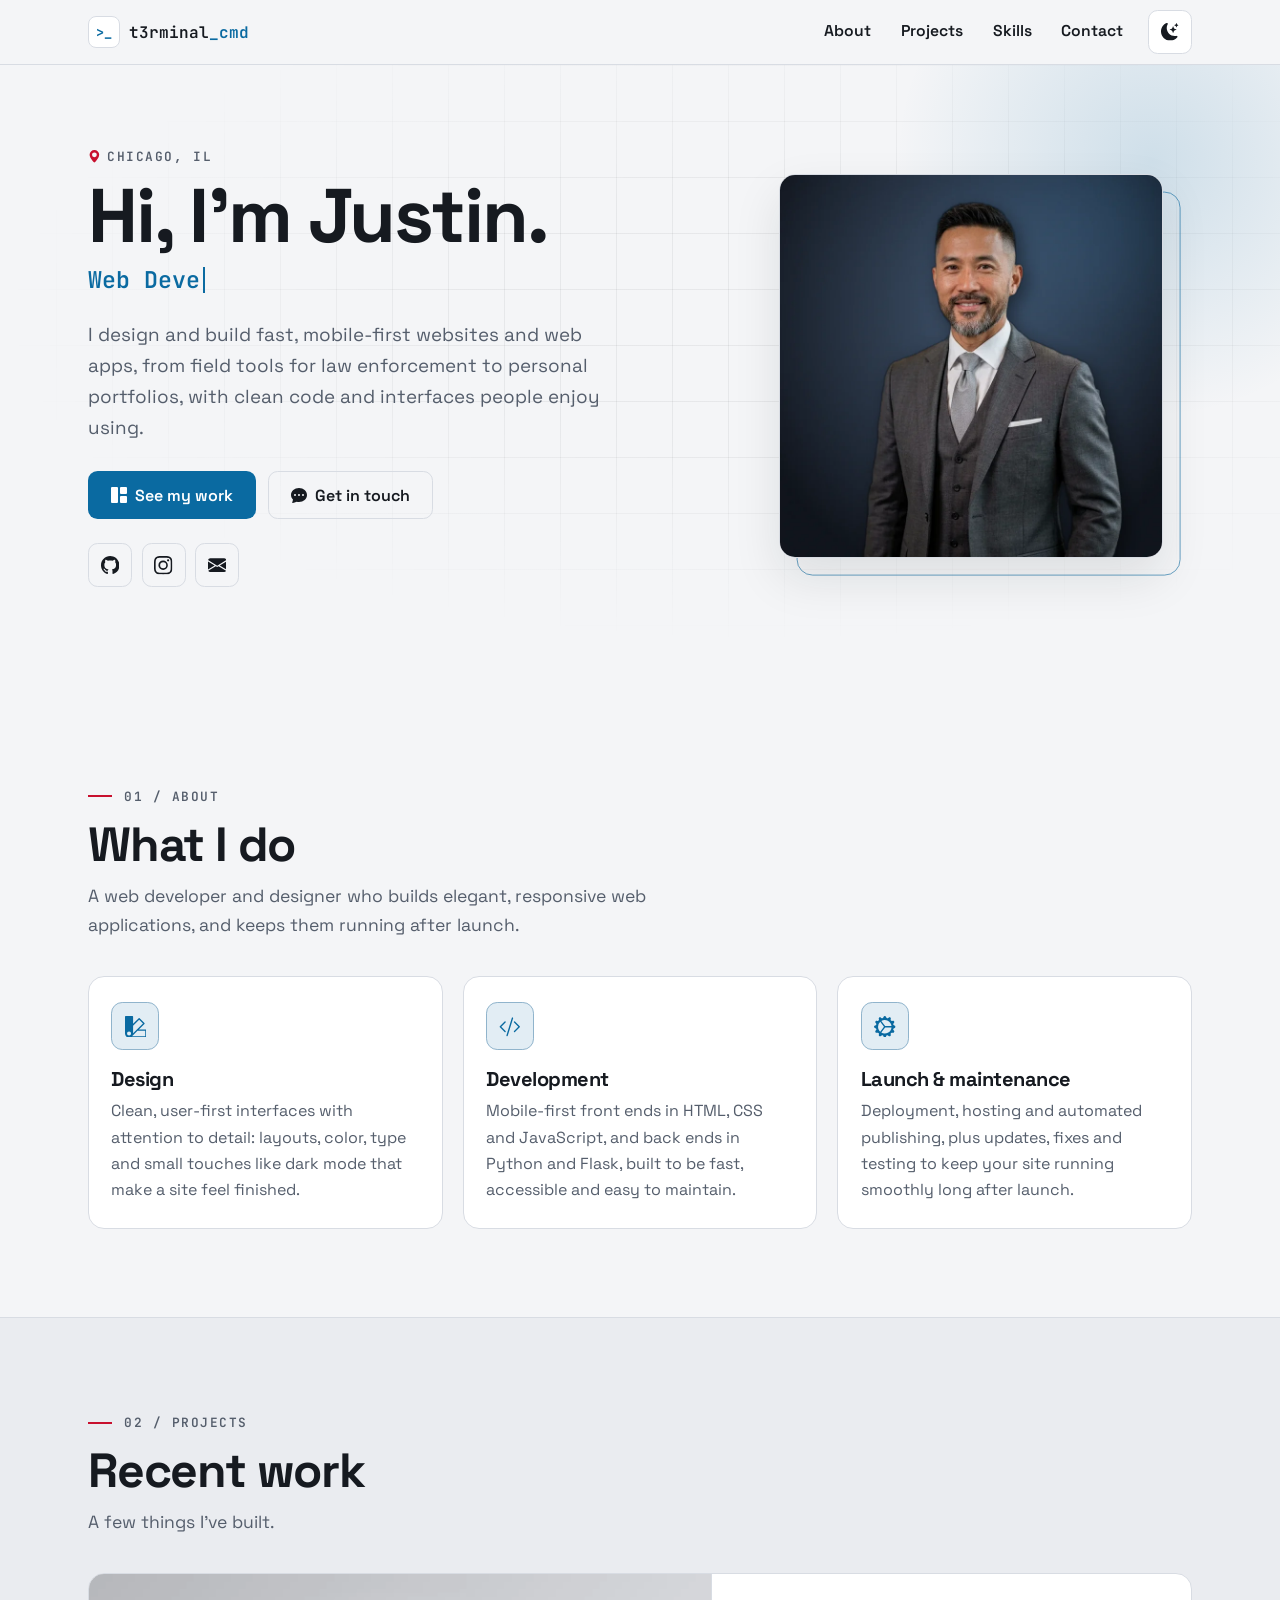
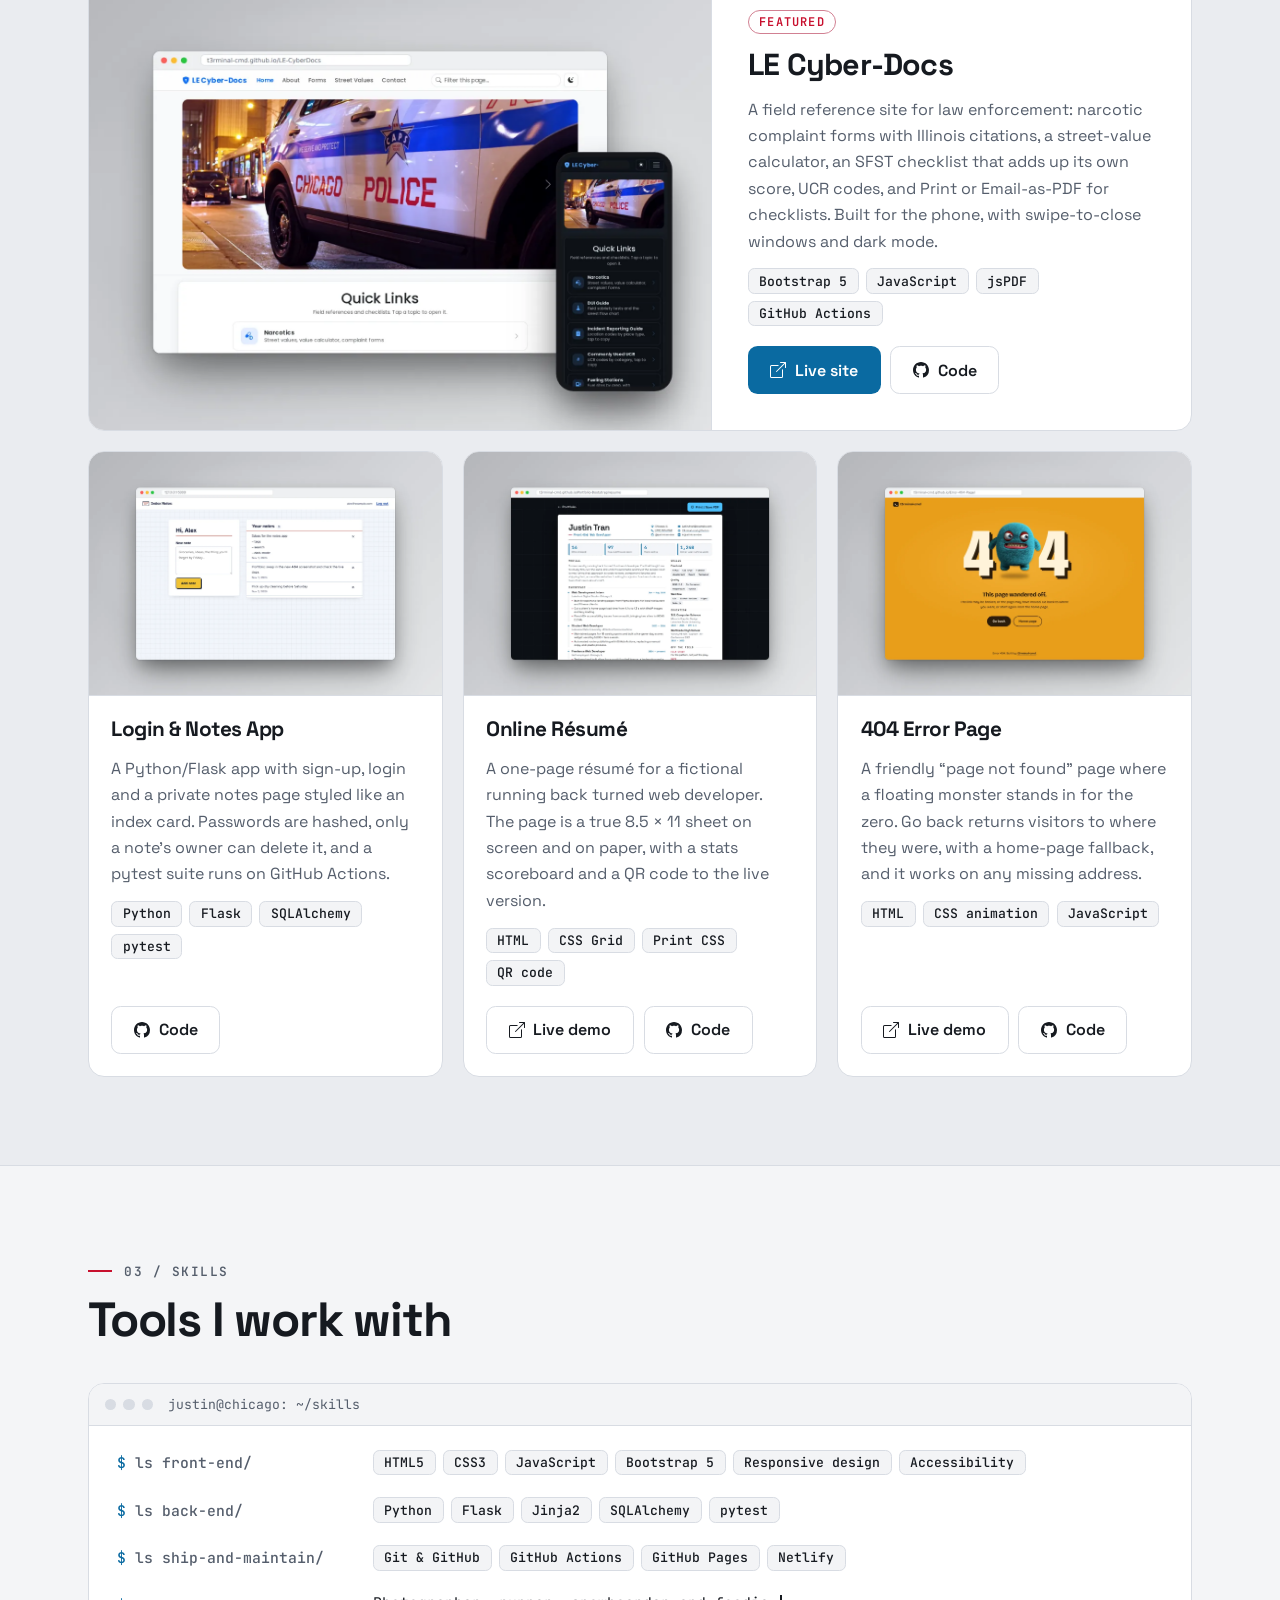
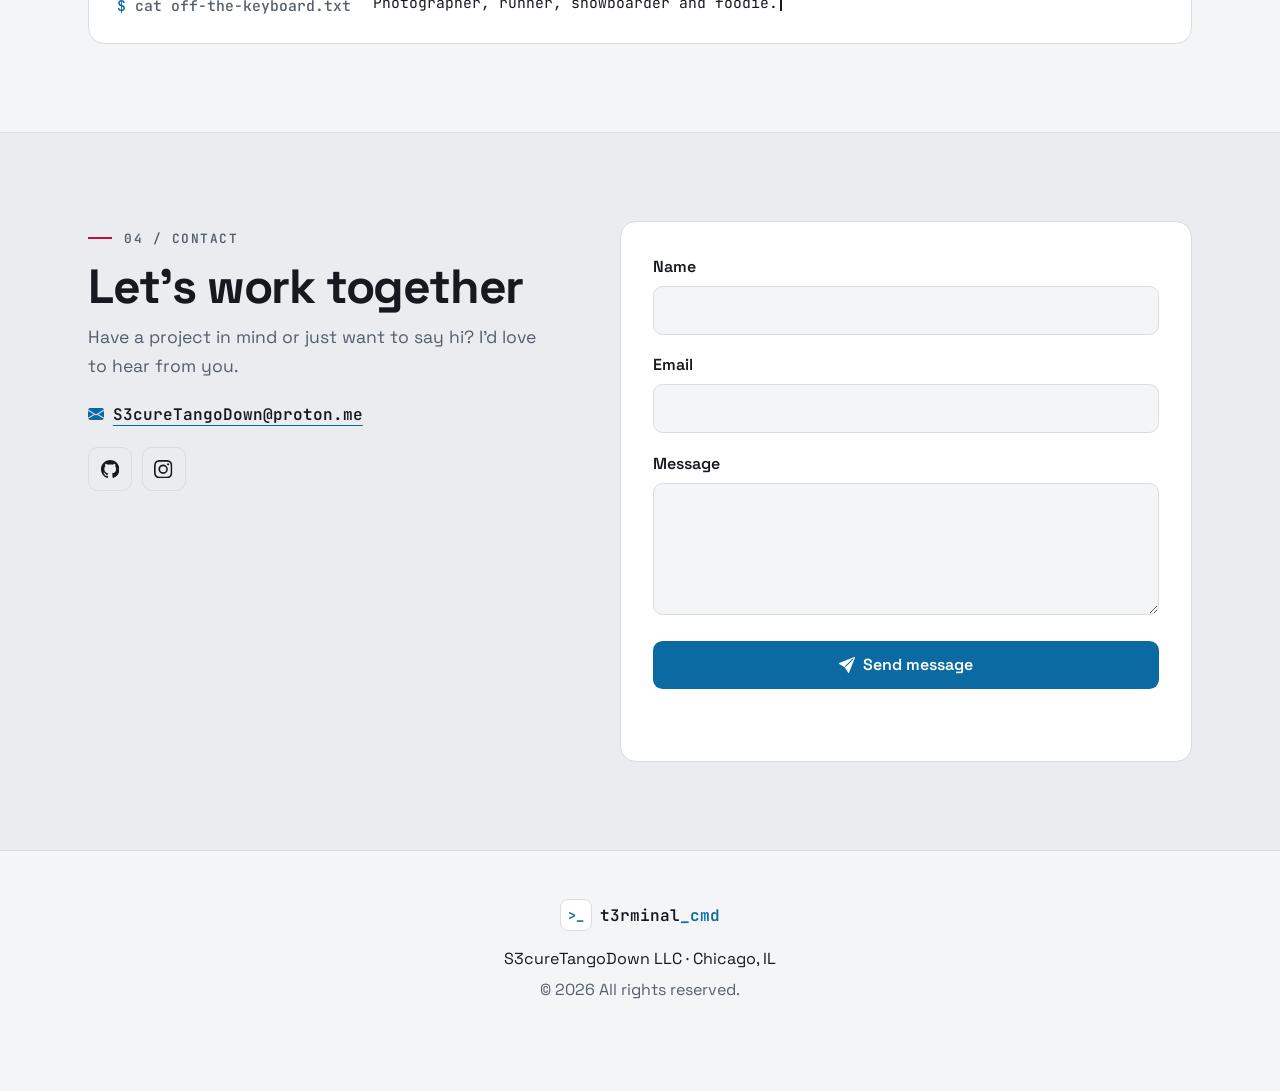
<file: index.html>
<!DOCTYPE html>
<html lang="en" data-theme="dark">

<head>
  <meta charset="UTF-8">
  <meta name="viewport" content="width=device-width, initial-scale=1">
  <title>Justin | Web Developer &amp; Designer</title>
  <meta name="description" content="Justin, a Chicago web developer and designer building fast, mobile-first websites and web apps.">
  <meta name="theme-color" content="#0c0f14">
  <!-- SOCIAL PREVIEW -->
  <meta property="og:title" content="Justin | Web Developer & Designer">
  <meta property="og:description" content="Fast, mobile-first websites and web apps from Chicago.">
  <meta property="og:image" content="https://t3rminal-cmd.github.io/Portfolio-Bootstrap/assets/img/og-image-studio.png">
  <meta property="og:image:width" content="1200">
  <meta property="og:image:height" content="630">
  <meta name="twitter:card" content="summary_large_image">
  <meta property="og:url" content="https://t3rminal-cmd.github.io/Portfolio-Bootstrap/">
  <!-- THEME: set before first paint so there's no flash of the wrong theme.
       Dark is the default; a saved choice or a light device setting wins. -->
  <script>
    (function () {
      var t;
      try { t = localStorage.getItem("pf-theme"); } catch (e) {}
      if (t !== "light" && t !== "dark") {
        t = window.matchMedia("(prefers-color-scheme: light)").matches ? "light" : "dark";
      }
      document.documentElement.setAttribute("data-theme", t);
    })();
  </script>
  <link rel="icon" href="assets/icons/favicon.svg" type="image/svg+xml">
  <link rel="apple-touch-icon" href="assets/icons/apple-touch-icon.png">
  <link rel="preload" href="assets/fonts/SpaceGrotesk.woff2" as="font" type="font/woff2" crossorigin>
  <link rel="stylesheet" href="assets/css/styles.css">
</head>

<body>
  <!-- ICONS (from Bootstrap Icons, MIT license) -->
  <svg xmlns="http://www.w3.org/2000/svg" class="sprite" aria-hidden="true">
    <symbol id="i-list" viewBox="0 0 16 16"><path fill-rule="evenodd" d="M2.5 12a.5.5 0 0 1 .5-.5h10a.5.5 0 0 1 0 1H3a.5.5 0 0 1-.5-.5m0-4a.5.5 0 0 1 .5-.5h10a.5.5 0 0 1 0 1H3a.5.5 0 0 1-.5-.5m0-4a.5.5 0 0 1 .5-.5h10a.5.5 0 0 1 0 1H3a.5.5 0 0 1-.5-.5"/></symbol>
    <symbol id="i-x-lg" viewBox="0 0 16 16"><path d="M2.146 2.854a.5.5 0 1 1 .708-.708L8 7.293l5.146-5.147a.5.5 0 0 1 .708.708L8.707 8l5.147 5.146a.5.5 0 0 1-.708.708L8 8.707l-5.146 5.147a.5.5 0 0 1-.708-.708L7.293 8z"/></symbol>
    <symbol id="i-moon-stars-fill" viewBox="0 0 16 16"><path d="M6 .278a.77.77 0 0 1 .08.858 7.2 7.2 0 0 0-.878 3.46c0 4.021 3.278 7.277 7.318 7.277q.792-.001 1.533-.16a.79.79 0 0 1 .81.316.73.73 0 0 1-.031.893A8.35 8.35 0 0 1 8.344 16C3.734 16 0 12.286 0 7.71 0 4.266 2.114 1.312 5.124.06A.75.75 0 0 1 6 .278"/>
  <path d="M10.794 3.148a.217.217 0 0 1 .412 0l.387 1.162c.173.518.579.924 1.097 1.097l1.162.387a.217.217 0 0 1 0 .412l-1.162.387a1.73 1.73 0 0 0-1.097 1.097l-.387 1.162a.217.217 0 0 1-.412 0l-.387-1.162A1.73 1.73 0 0 0 9.31 6.593l-1.162-.387a.217.217 0 0 1 0-.412l1.162-.387a1.73 1.73 0 0 0 1.097-1.097zM13.863.099a.145.145 0 0 1 .274 0l.258.774c.115.346.386.617.732.732l.774.258a.145.145 0 0 1 0 .274l-.774.258a1.16 1.16 0 0 0-.732.732l-.258.774a.145.145 0 0 1-.274 0l-.258-.774a1.16 1.16 0 0 0-.732-.732l-.774-.258a.145.145 0 0 1 0-.274l.774-.258c.346-.115.617-.386.732-.732z"/></symbol>
    <symbol id="i-sun-fill" viewBox="0 0 16 16"><path d="M8 12a4 4 0 1 0 0-8 4 4 0 0 0 0 8M8 0a.5.5 0 0 1 .5.5v2a.5.5 0 0 1-1 0v-2A.5.5 0 0 1 8 0m0 13a.5.5 0 0 1 .5.5v2a.5.5 0 0 1-1 0v-2A.5.5 0 0 1 8 13m8-5a.5.5 0 0 1-.5.5h-2a.5.5 0 0 1 0-1h2a.5.5 0 0 1 .5.5M3 8a.5.5 0 0 1-.5.5h-2a.5.5 0 0 1 0-1h2A.5.5 0 0 1 3 8m10.657-5.657a.5.5 0 0 1 0 .707l-1.414 1.415a.5.5 0 1 1-.707-.708l1.414-1.414a.5.5 0 0 1 .707 0m-9.193 9.193a.5.5 0 0 1 0 .707L3.05 13.657a.5.5 0 0 1-.707-.707l1.414-1.414a.5.5 0 0 1 .707 0m9.193 2.121a.5.5 0 0 1-.707 0l-1.414-1.414a.5.5 0 0 1 .707-.707l1.414 1.414a.5.5 0 0 1 0 .707M4.464 4.465a.5.5 0 0 1-.707 0L2.343 3.05a.5.5 0 1 1 .707-.707l1.414 1.414a.5.5 0 0 1 0 .708"/></symbol>
    <symbol id="i-geo-alt-fill" viewBox="0 0 16 16"><path d="M8 16s6-5.686 6-10A6 6 0 0 0 2 6c0 4.314 6 10 6 10m0-7a3 3 0 1 1 0-6 3 3 0 0 1 0 6"/></symbol>
    <symbol id="i-github" viewBox="0 0 16 16"><path d="M8 0C3.58 0 0 3.58 0 8c0 3.54 2.29 6.53 5.47 7.59.4.07.55-.17.55-.38 0-.19-.01-.82-.01-1.49-2.01.37-2.53-.49-2.69-.94-.09-.23-.48-.94-.82-1.13-.28-.15-.68-.52-.01-.53.63-.01 1.08.58 1.23.82.72 1.21 1.87.87 2.33.66.07-.52.28-.87.51-1.07-1.78-.2-3.64-.89-3.64-3.95 0-.87.31-1.59.82-2.15-.08-.2-.36-1.02.08-2.12 0 0 .67-.21 2.2.82.64-.18 1.32-.27 2-.27s1.36.09 2 .27c1.53-1.04 2.2-.82 2.2-.82.44 1.1.16 1.92.08 2.12.51.56.82 1.27.82 2.15 0 3.07-1.87 3.75-3.65 3.95.29.25.54.73.54 1.48 0 1.07-.01 1.93-.01 2.2 0 .21.15.46.55.38A8.01 8.01 0 0 0 16 8c0-4.42-3.58-8-8-8"/></symbol>
    <symbol id="i-instagram" viewBox="0 0 16 16"><path d="M8 0C5.829 0 5.556.01 4.703.048 3.85.088 3.269.222 2.76.42a3.9 3.9 0 0 0-1.417.923A3.9 3.9 0 0 0 .42 2.76C.222 3.268.087 3.85.048 4.7.01 5.555 0 5.827 0 8.001c0 2.172.01 2.444.048 3.297.04.852.174 1.433.372 1.942.205.526.478.972.923 1.417.444.445.89.719 1.416.923.51.198 1.09.333 1.942.372C5.555 15.99 5.827 16 8 16s2.444-.01 3.298-.048c.851-.04 1.434-.174 1.943-.372a3.9 3.9 0 0 0 1.416-.923c.445-.445.718-.891.923-1.417.197-.509.332-1.09.372-1.942C15.99 10.445 16 10.173 16 8s-.01-2.445-.048-3.299c-.04-.851-.175-1.433-.372-1.941a3.9 3.9 0 0 0-.923-1.417A3.9 3.9 0 0 0 13.24.42c-.51-.198-1.092-.333-1.943-.372C10.443.01 10.172 0 7.998 0zm-.717 1.442h.718c2.136 0 2.389.007 3.232.046.78.035 1.204.166 1.486.275.373.145.64.319.92.599s.453.546.598.92c.11.281.24.705.275 1.485.039.843.047 1.096.047 3.231s-.008 2.389-.047 3.232c-.035.78-.166 1.203-.275 1.485a2.5 2.5 0 0 1-.599.919c-.28.28-.546.453-.92.598-.28.11-.704.24-1.485.276-.843.038-1.096.047-3.232.047s-2.39-.009-3.233-.047c-.78-.036-1.203-.166-1.485-.276a2.5 2.5 0 0 1-.92-.598 2.5 2.5 0 0 1-.6-.92c-.109-.281-.24-.705-.275-1.485-.038-.843-.046-1.096-.046-3.233s.008-2.388.046-3.231c.036-.78.166-1.204.276-1.486.145-.373.319-.64.599-.92s.546-.453.92-.598c.282-.11.705-.24 1.485-.276.738-.034 1.024-.044 2.515-.045zm4.988 1.328a.96.96 0 1 0 0 1.92.96.96 0 0 0 0-1.92m-4.27 1.122a4.109 4.109 0 1 0 0 8.217 4.109 4.109 0 0 0 0-8.217m0 1.441a2.667 2.667 0 1 1 0 5.334 2.667 2.667 0 0 1 0-5.334"/></symbol>
    <symbol id="i-envelope-fill" viewBox="0 0 16 16"><path d="M.05 3.555A2 2 0 0 1 2 2h12a2 2 0 0 1 1.95 1.555L8 8.414zM0 4.697v7.104l5.803-3.558zM6.761 8.83l-6.57 4.027A2 2 0 0 0 2 14h12a2 2 0 0 0 1.808-1.144l-6.57-4.027L8 9.586zm3.436-.586L16 11.801V4.697z"/></symbol>
    <symbol id="i-grid-1x2-fill" viewBox="0 0 16 16"><path d="M0 1a1 1 0 0 1 1-1h5a1 1 0 0 1 1 1v14a1 1 0 0 1-1 1H1a1 1 0 0 1-1-1zm9 0a1 1 0 0 1 1-1h5a1 1 0 0 1 1 1v5a1 1 0 0 1-1 1h-5a1 1 0 0 1-1-1zm0 9a1 1 0 0 1 1-1h5a1 1 0 0 1 1 1v5a1 1 0 0 1-1 1h-5a1 1 0 0 1-1-1z"/></symbol>
    <symbol id="i-chat-dots-fill" viewBox="0 0 16 16"><path d="M16 8c0 3.866-3.582 7-8 7a9 9 0 0 1-2.347-.306c-.584.296-1.925.864-4.181 1.234-.2.032-.352-.176-.273-.362.354-.836.674-1.95.77-2.966C.744 11.37 0 9.76 0 8c0-3.866 3.582-7 8-7s8 3.134 8 7M5 8a1 1 0 1 0-2 0 1 1 0 0 0 2 0m4 0a1 1 0 1 0-2 0 1 1 0 0 0 2 0m3 1a1 1 0 1 0 0-2 1 1 0 0 0 0 2"/></symbol>
    <symbol id="i-palette2" viewBox="0 0 16 16"><path d="M0 .5A.5.5 0 0 1 .5 0h5a.5.5 0 0 1 .5.5v5.277l4.147-4.131a.5.5 0 0 1 .707 0l3.535 3.536a.5.5 0 0 1 0 .708L10.261 10H15.5a.5.5 0 0 1 .5.5v5a.5.5 0 0 1-.5.5H3a3 3 0 0 1-2.121-.879A3 3 0 0 1 0 13.044m6-.21 7.328-7.3-2.829-2.828L6 7.188zM4.5 13a1.5 1.5 0 1 0-3 0 1.5 1.5 0 0 0 3 0M15 15v-4H9.258l-4.015 4zM0 .5v12.495zm0 12.495V13z"/></symbol>
    <symbol id="i-code-slash" viewBox="0 0 16 16"><path d="M10.478 1.647a.5.5 0 1 0-.956-.294l-4 13a.5.5 0 0 0 .956.294zM4.854 4.146a.5.5 0 0 1 0 .708L1.707 8l3.147 3.146a.5.5 0 0 1-.708.708l-3.5-3.5a.5.5 0 0 1 0-.708l3.5-3.5a.5.5 0 0 1 .708 0m6.292 0a.5.5 0 0 0 0 .708L14.293 8l-3.147 3.146a.5.5 0 0 0 .708.708l3.5-3.5a.5.5 0 0 0 0-.708l-3.5-3.5a.5.5 0 0 0-.708 0"/></symbol>
    <symbol id="i-gear-wide-connected" viewBox="0 0 16 16"><path d="M7.068.727c.243-.97 1.62-.97 1.864 0l.071.286a.96.96 0 0 0 1.622.434l.205-.211c.695-.719 1.888-.03 1.613.931l-.08.284a.96.96 0 0 0 1.187 1.187l.283-.081c.96-.275 1.65.918.931 1.613l-.211.205a.96.96 0 0 0 .434 1.622l.286.071c.97.243.97 1.62 0 1.864l-.286.071a.96.96 0 0 0-.434 1.622l.211.205c.719.695.03 1.888-.931 1.613l-.284-.08a.96.96 0 0 0-1.187 1.187l.081.283c.275.96-.918 1.65-1.613.931l-.205-.211a.96.96 0 0 0-1.622.434l-.071.286c-.243.97-1.62.97-1.864 0l-.071-.286a.96.96 0 0 0-1.622-.434l-.205.211c-.695.719-1.888.03-1.613-.931l.08-.284a.96.96 0 0 0-1.186-1.187l-.284.081c-.96.275-1.65-.918-.931-1.613l.211-.205a.96.96 0 0 0-.434-1.622l-.286-.071c-.97-.243-.97-1.62 0-1.864l.286-.071a.96.96 0 0 0 .434-1.622l-.211-.205c-.719-.695-.03-1.888.931-1.613l.284.08a.96.96 0 0 0 1.187-1.186l-.081-.284c-.275-.96.918-1.65 1.613-.931l.205.211a.96.96 0 0 0 1.622-.434zM12.973 8.5H8.25l-2.834 3.779A4.998 4.998 0 0 0 12.973 8.5m0-1a4.998 4.998 0 0 0-7.557-3.779l2.834 3.78zM5.048 3.967l-.087.065zm-.431.355A4.98 4.98 0 0 0 3.002 8c0 1.455.622 2.765 1.615 3.678L7.375 8zm.344 7.646.087.065z"/></symbol>
    <symbol id="i-box-arrow-up-right" viewBox="0 0 16 16"><path fill-rule="evenodd" d="M8.636 3.5a.5.5 0 0 0-.5-.5H1.5A1.5 1.5 0 0 0 0 4.5v10A1.5 1.5 0 0 0 1.5 16h10a1.5 1.5 0 0 0 1.5-1.5V7.864a.5.5 0 0 0-1 0V14.5a.5.5 0 0 1-.5.5h-10a.5.5 0 0 1-.5-.5v-10a.5.5 0 0 1 .5-.5h6.636a.5.5 0 0 0 .5-.5"/>
  <path fill-rule="evenodd" d="M16 .5a.5.5 0 0 0-.5-.5h-5a.5.5 0 0 0 0 1h3.793L6.146 9.146a.5.5 0 1 0 .708.708L15 1.707V5.5a.5.5 0 0 0 1 0z"/></symbol>
    <symbol id="i-send-fill" viewBox="0 0 16 16"><path d="M15.964.686a.5.5 0 0 0-.65-.65L.767 5.855H.766l-.452.18a.5.5 0 0 0-.082.887l.41.26.001.002 4.995 3.178 3.178 4.995.002.002.26.41a.5.5 0 0 0 .886-.083zm-1.833 1.89L6.637 10.07l-.215-.338a.5.5 0 0 0-.154-.154l-.338-.215 7.494-7.494 1.178-.471z"/></symbol>
    <symbol id="i-arrow-up" viewBox="0 0 16 16"><path fill-rule="evenodd" d="M8 15a.5.5 0 0 0 .5-.5V2.707l3.146 3.147a.5.5 0 0 0 .708-.708l-4-4a.5.5 0 0 0-.708 0l-4 4a.5.5 0 1 0 .708.708L7.5 2.707V14.5a.5.5 0 0 0 .5.5"/></symbol>
  </svg>

  <a class="skip-link" href="#main">Skip to content</a>

  <!-- NAVIGATION -->
  <header class="site-nav">
    <div class="container nav-inner">
      <a class="brand" href="#home" aria-label="t3rminal_cmd, back to top">
        <span class="brand-prompt" aria-hidden="true">&gt;_</span>
        <span>t3rminal<span class="brand-accent">_cmd</span></span>
      </a>
      <nav id="menu" class="menu" aria-label="Main">
        <ul>
          <li><a href="#about">About</a></li>
          <li><a href="#projects">Projects</a></li>
          <li><a href="#skills">Skills</a></li>
          <li><a href="#contact">Contact</a></li>
        </ul>
      </nav>
      <div class="nav-actions">
        <button class="icon-btn theme-toggle" type="button" aria-label="Switch to light theme" title="Switch theme">
          <svg class="i theme-icon-moon" aria-hidden="true"><use href="#i-moon-stars-fill"/></svg>
          <svg class="i theme-icon-sun" aria-hidden="true"><use href="#i-sun-fill"/></svg>
        </button>
        <button class="icon-btn menu-toggle" type="button" aria-controls="menu" aria-expanded="false" aria-label="Open menu">
          <svg class="i menu-icon-open" aria-hidden="true"><use href="#i-list"/></svg>
          <svg class="i menu-icon-close" aria-hidden="true"><use href="#i-x-lg"/></svg>
        </button>
      </div>
    </div>
  </header>

  <main id="main">
    <!-- HERO -->
    <section id="home" class="hero">
      <div class="container hero-grid">
        <div class="hero-copy">
          <p class="eyebrow"><svg class="i" aria-hidden="true"><use href="#i-geo-alt-fill"/></svg>Chicago, IL</p>
          <h1 class="hero-title">Hi, I'm Justin.</h1>
          <p class="hero-role">
            <span class="visually-hidden">Web developer, designer, photographer, runner, snowboarder and foodie.</span>
            <span aria-hidden="true"><span id="typing-animation">Web Developer</span><span class="caret"></span></span>
          </p>
          <p class="hero-lead">
            I design and build fast, mobile-first websites and web apps, from field tools for law enforcement to
            personal portfolios, with clean code and interfaces people enjoy using.
          </p>
          <div class="hero-actions">
            <a class="btn btn-primary" href="#projects">
              <svg class="i" aria-hidden="true"><use href="#i-grid-1x2-fill"/></svg>See my work
            </a>
            <a class="btn btn-ghost" href="#contact">
              <svg class="i" aria-hidden="true"><use href="#i-chat-dots-fill"/></svg>Get in touch
            </a>
          </div>
          <ul class="social" aria-label="Find me online">
            <li><a href="https://github.com/t3rminal-cmd" target="_blank" rel="noopener" aria-label="GitHub"><svg class="i" aria-hidden="true"><use href="#i-github"/></svg></a></li>
            <li><a href="https://www.instagram.com/t3rminal_cmd/" target="_blank" rel="noopener" aria-label="Instagram"><svg class="i" aria-hidden="true"><use href="#i-instagram"/></svg></a></li>
            <li><a href="mailto:S3cureTangoDown@proton.me" aria-label="Email S3cureTangoDown@proton.me"><svg class="i" aria-hidden="true"><use href="#i-envelope-fill"/></svg></a></li>
          </ul>
        </div>

        <figure class="hero-photo">
          <img src="assets/img/justin-studio.webp" width="800" height="800" alt="Justin, smiling, in a gray three-piece suit against a dark blue studio backdrop">
        </figure>
      </div>
    </section>

    <!-- ABOUT -->
    <section id="about" class="section">
      <div class="container">
        <div class="section-head">
          <p class="eyebrow">01 / About</p>
          <h2 class="section-title">What I do</h2>
          <p class="section-lead">A web developer and designer who builds elegant, responsive web applications, and keeps them running after launch.</p>
        </div>
        <div class="card-grid">
          <article class="card feature">
            <span class="feature-icon" aria-hidden="true"><svg class="i"><use href="#i-palette2"/></svg></span>
            <h3>Design</h3>
            <p>Clean, user-first interfaces with attention to detail: layouts, color, type and small touches like dark
              mode that make a site feel finished.</p>
          </article>
          <article class="card feature">
            <span class="feature-icon" aria-hidden="true"><svg class="i"><use href="#i-code-slash"/></svg></span>
            <h3>Development</h3>
            <p>Mobile-first front ends in HTML, CSS and JavaScript, and back ends in Python and Flask, built to be fast,
              accessible and easy to maintain.</p>
          </article>
          <article class="card feature">
            <span class="feature-icon" aria-hidden="true"><svg class="i"><use href="#i-gear-wide-connected"/></svg></span>
            <h3>Launch &amp; maintenance</h3>
            <p>Deployment, hosting and automated publishing, plus updates, fixes and testing to keep your site running
              smoothly long after launch.</p>
          </article>
        </div>
      </div>
    </section>

    <!-- PROJECTS -->
    <section id="projects" class="section section-alt">
      <div class="container">
        <div class="section-head">
          <p class="eyebrow">02 / Projects</p>
          <h2 class="section-title">Recent work</h2>
          <p class="section-lead">A few things I've built.</p>
        </div>

        <article class="card project project-featured">
          <div class="project-media">
            <img src="assets/img/le-cyberdocs-mockup.webp" width="1440" height="990" loading="lazy"
              alt="LE Cyber-Docs home page on a desktop browser in light mode, next to the phone layout in dark mode">
          </div>
          <div class="project-body">
            <span class="badge">Featured</span>
            <h3>LE Cyber-Docs</h3>
            <p>
              A field reference site for law enforcement: narcotic complaint forms with Illinois citations, a
              street-value calculator, an SFST checklist that adds up its own score, UCR codes, and Print or
              Email-as-PDF for checklists. Built for the phone, with swipe-to-close windows and dark mode.
            </p>
            <ul class="chips" aria-label="Built with">
              <li>Bootstrap 5</li><li>JavaScript</li><li>jsPDF</li><li>GitHub Actions</li>
            </ul>
            <div class="project-links">
              <a class="btn btn-primary" href="https://t3rminal-cmd.github.io/LE-CyberDocs/" target="_blank" rel="noopener"><svg class="i" aria-hidden="true"><use href="#i-box-arrow-up-right"/></svg>Live site</a>
              <a class="btn btn-ghost" href="https://github.com/t3rminal-cmd/LE-CyberDocs" target="_blank" rel="noopener"><svg class="i" aria-hidden="true"><use href="#i-github"/></svg>Code</a>
            </div>
          </div>
        </article>

        <div class="card-grid projects-grid">
          <article class="card project">
            <div class="project-media">
              <img src="assets/img/notes-mockup-2026.webp" width="1440" height="990" loading="lazy" alt="Notes app in a browser window: a new-note form beside a ruled index card of notes">
            </div>
            <div class="project-body">
              <h3>Login &amp; Notes App</h3>
              <p>A Python/Flask app with sign-up, login and a private notes page styled like an index card. Passwords
                are hashed, only a note's owner can delete it, and a pytest suite runs on GitHub Actions.</p>
              <ul class="chips" aria-label="Built with">
                <li>Python</li><li>Flask</li><li>SQLAlchemy</li><li>pytest</li>
              </ul>
              <div class="project-links">
                <a class="btn btn-ghost" href="https://github.com/t3rminal-cmd/Flask-Auth-App" target="_blank" rel="noopener"><svg class="i" aria-hidden="true"><use href="#i-github"/></svg>Code</a>
              </div>
            </div>
          </article>
          <article class="card project">
            <div class="project-media">
              <img src="assets/img/resume-mockup.webp" width="1440" height="990" loading="lazy" alt="One-page online résumé with a career-stats scoreboard, in a browser window">
            </div>
            <div class="project-body">
              <h3>Online Résumé</h3>
              <p>A one-page résumé for a fictional running back turned web developer. The page is a true
                8.5 × 11 sheet on screen and on paper, with a stats scoreboard and a QR code to the live version.</p>
              <ul class="chips" aria-label="Built with">
                <li>HTML</li><li>CSS Grid</li><li>Print CSS</li><li>QR code</li>
              </ul>
              <div class="project-links">
                <a class="btn btn-ghost" href="resume/"><svg class="i" aria-hidden="true"><use href="#i-box-arrow-up-right"/></svg>Live demo</a>
                <a class="btn btn-ghost" href="https://github.com/t3rminal-cmd/Portfolio-Bootstrap/tree/main/resume" target="_blank" rel="noopener"><svg class="i" aria-hidden="true"><use href="#i-github"/></svg>Code</a>
              </div>
            </div>
          </article>
          <article class="card project">
            <div class="project-media">
              <img src="assets/img/404error-mockup-2026.webp" width="1440" height="990" loading="lazy" alt="Amber 404 page with a teal monster standing in for the zero, in a browser window">
            </div>
            <div class="project-body">
              <h3>404 Error Page</h3>
              <p>A friendly &ldquo;page not found&rdquo; page where a floating monster stands in for the zero. Go back returns
                visitors to where they were, with a home-page fallback, and it works on any missing address.</p>
              <ul class="chips" aria-label="Built with">
                <li>HTML</li><li>CSS animation</li><li>JavaScript</li>
              </ul>
              <div class="project-links">
                <a class="btn btn-ghost" href="https://t3rminal-cmd.github.io/Error-404-Page/" target="_blank" rel="noopener"><svg class="i" aria-hidden="true"><use href="#i-box-arrow-up-right"/></svg>Live demo</a>
                <a class="btn btn-ghost" href="https://github.com/t3rminal-cmd/Error-404-Page" target="_blank" rel="noopener"><svg class="i" aria-hidden="true"><use href="#i-github"/></svg>Code</a>
              </div>
            </div>
          </article>
        </div>
      </div>
    </section>

    <!-- SKILLS -->
    <section id="skills" class="section">
      <div class="container">
        <div class="section-head">
          <p class="eyebrow">03 / Skills</p>
          <h2 class="section-title">Tools I work with</h2>
        </div>
        <div class="terminal">
          <div class="terminal-bar" aria-hidden="true">
            <span></span><span></span><span></span>
            <p>justin@chicago: ~/skills</p>
          </div>
          <div class="terminal-body">
            <div class="skill-row">
              <p class="cmd"><span class="prompt-sign">$</span> ls front-end/</p>
              <ul class="chips" aria-label="Front end">
                <li>HTML5</li><li>CSS3</li><li>JavaScript</li><li>Bootstrap 5</li><li>Responsive design</li><li>Accessibility</li>
              </ul>
            </div>
            <div class="skill-row">
              <p class="cmd"><span class="prompt-sign">$</span> ls back-end/</p>
              <ul class="chips" aria-label="Back end">
                <li>Python</li><li>Flask</li><li>Jinja2</li><li>SQLAlchemy</li><li>pytest</li>
              </ul>
            </div>
            <div class="skill-row">
              <p class="cmd"><span class="prompt-sign">$</span> ls ship-and-maintain/</p>
              <ul class="chips" aria-label="Ship and maintain">
                <li>Git &amp; GitHub</li><li>GitHub Actions</li><li>GitHub Pages</li><li>Netlify</li>
              </ul>
            </div>
            <div class="skill-row">
              <p class="cmd"><span class="prompt-sign">$</span> cat off-the-keyboard.txt</p>
              <p class="plain">Photographer, runner, snowboarder and foodie.<span class="caret" aria-hidden="true"></span></p>
            </div>
          </div>
        </div>
      </div>
    </section>

    <!-- CONTACT -->
    <section id="contact" class="section section-alt">
      <div class="container contact-grid">
        <div class="contact-intro">
          <p class="eyebrow">04 / Contact</p>
          <h2 class="section-title">Let's work together</h2>
          <p class="section-lead">Have a project in mind or just want to say hi? I'd love to hear from you.</p>
          <a class="contact-email" href="mailto:S3cureTangoDown@proton.me">
            <svg class="i" aria-hidden="true"><use href="#i-envelope-fill"/></svg>S3cureTangoDown@proton.me
          </a>
          <ul class="social" aria-label="Find me online">
            <li><a href="https://github.com/t3rminal-cmd" target="_blank" rel="noopener" aria-label="GitHub"><svg class="i" aria-hidden="true"><use href="#i-github"/></svg></a></li>
            <li><a href="https://www.instagram.com/t3rminal_cmd/" target="_blank" rel="noopener" aria-label="Instagram"><svg class="i" aria-hidden="true"><use href="#i-instagram"/></svg></a></li>
          </ul>
        </div>

        <form class="card contact-form js-contact-form" action="https://formsubmit.co/be368b19aa7e71385384f69812c518df"
          method="POST" novalidate>
          <input type="hidden" name="_subject" value="New message from your portfolio">
          <input type="text" name="_honey" class="honeypot" tabindex="-1" autocomplete="off" aria-hidden="true">
          <div class="field">
            <label for="name">Name</label>
            <input type="text" name="name" id="name" autocomplete="name" required>
            <p class="field-error">Please enter your name.</p>
          </div>
          <div class="field">
            <label for="email">Email</label>
            <input type="email" name="email" id="email" autocomplete="email" inputmode="email" required>
            <p class="field-error">Please enter a valid email address.</p>
          </div>
          <div class="field">
            <label for="message">Message</label>
            <textarea name="message" id="message" rows="5" required></textarea>
            <p class="field-error">Please enter a message.</p>
          </div>
          <button type="submit" class="btn btn-primary btn-block">
            <svg class="i" aria-hidden="true"><use href="#i-send-fill"/></svg>Send message
          </button>
          <p class="form-status" role="status" aria-live="polite"></p>
        </form>
      </div>
    </section>
  </main>

  <!-- FOOTER -->
  <footer class="site-footer">
    <div class="container footer-inner">
      <p class="footer-brand" aria-hidden="true"><span class="brand-prompt">&gt;_</span><span>t3rminal<span class="brand-accent">_cmd</span></span></p>
      <p>S3cureTangoDown LLC &middot; Chicago, IL</p>
      <p class="muted">&copy; <span class="js-year">2026</span> All rights reserved.</p>
    </div>
  </footer>

  <button class="icon-btn scroll-to-top" type="button" aria-label="Back to top">
    <svg class="i" aria-hidden="true"><use href="#i-arrow-up"/></svg>
  </button>

  <script src="assets/js/main.js"></script>
</body>

</html>
</file>
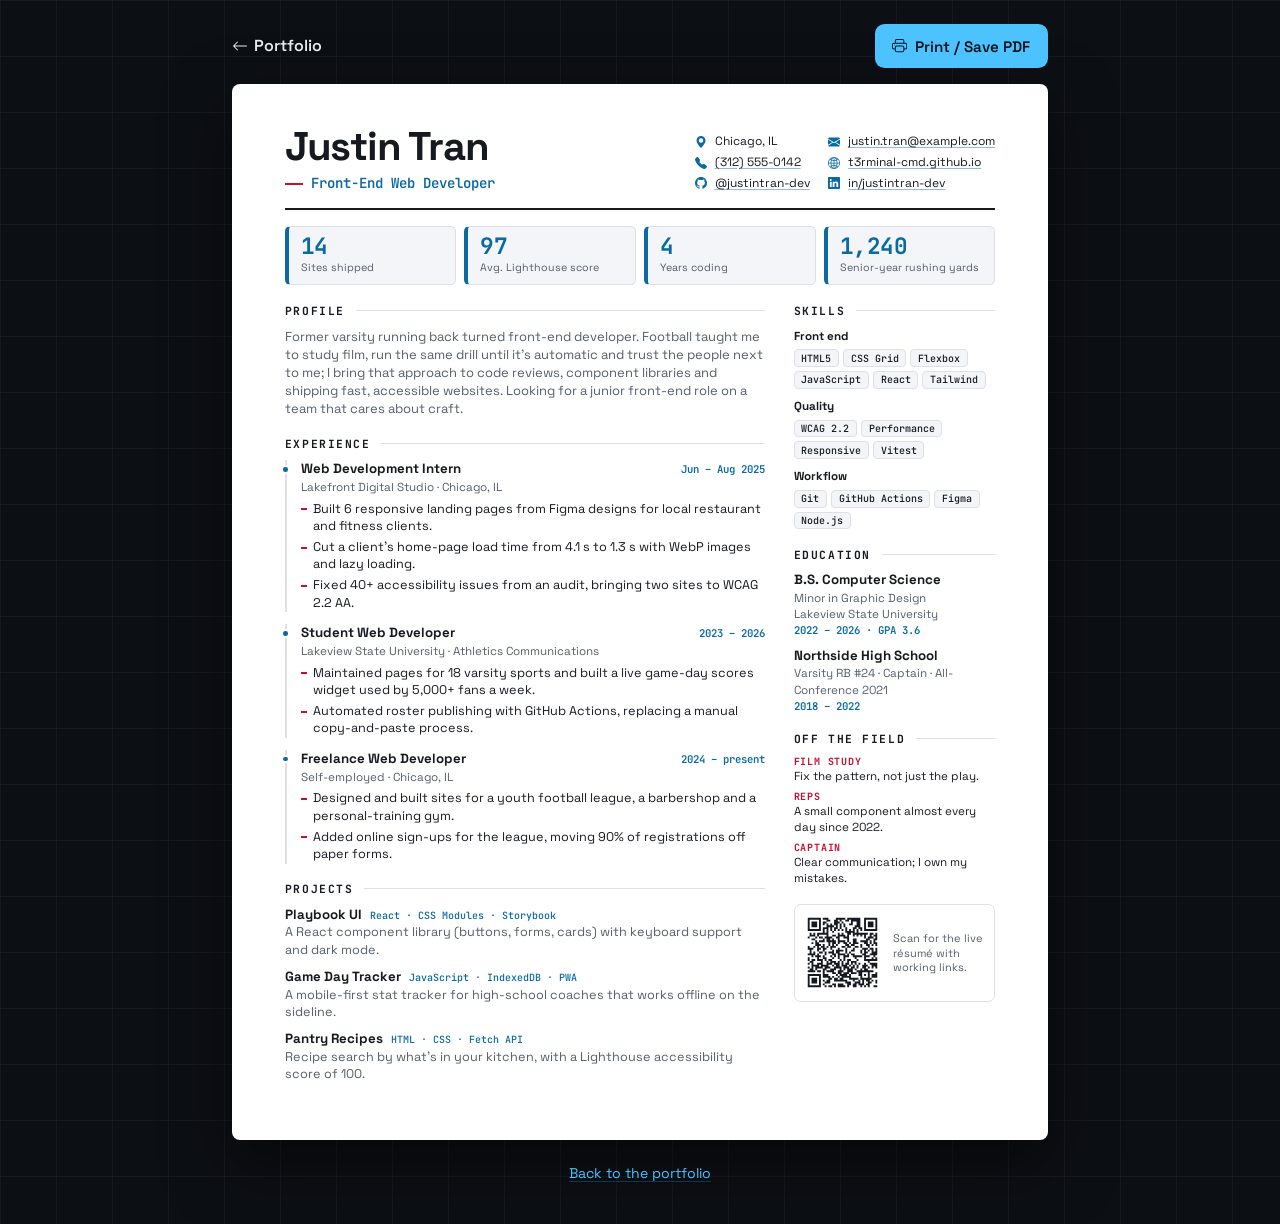
<file: resume/index.html>
<!DOCTYPE html>
<html lang="en">

<head>
  <meta charset="UTF-8">
  <meta name="viewport" content="width=device-width, initial-scale=1">
  <title>Justin Tran | Front-End Web Developer | Résumé</title>
  <meta name="description" content="Résumé of Justin Tran, a front-end web developer in Chicago: former varsity running back, computer science graduate.">
  <meta name="theme-color" content="#0c0f14">
  <!-- This is a design sample for a fictional person. Search engines shouldn't list it as a real résumé. -->
  <meta name="robots" content="noindex">
  <link rel="icon" href="../assets/icons/favicon.svg" type="image/svg+xml">
  <link rel="preload" href="../assets/fonts/SpaceGrotesk.woff2" as="font" type="font/woff2" crossorigin>
  <link rel="stylesheet" href="resume.css">
</head>

<body>
  <!-- ICONS (from Bootstrap Icons, MIT license) -->
  <svg xmlns="http://www.w3.org/2000/svg" class="sprite" aria-hidden="true">
    <symbol id="i-arrow-left" viewBox="0 0 16 16"><path fill-rule="evenodd" d="M15 8a.5.5 0 0 0-.5-.5H2.707l3.147-3.146a.5.5 0 1 0-.708-.708l-4 4a.5.5 0 0 0 0 .708l4 4a.5.5 0 0 0 .708-.708L2.707 8.5H14.5A.5.5 0 0 0 15 8"/></symbol>
    <symbol id="i-envelope-fill" viewBox="0 0 16 16"><path d="M.05 3.555A2 2 0 0 1 2 2h12a2 2 0 0 1 1.95 1.555L8 8.414zM0 4.697v7.104l5.803-3.558zM6.761 8.83l-6.57 4.027A2 2 0 0 0 2 14h12a2 2 0 0 0 1.808-1.144l-6.57-4.027L8 9.586zm3.436-.586L16 11.801V4.697z"/></symbol>
    <symbol id="i-geo-alt-fill" viewBox="0 0 16 16"><path d="M8 16s6-5.686 6-10A6 6 0 0 0 2 6c0 4.314 6 10 6 10m0-7a3 3 0 1 1 0-6 3 3 0 0 1 0 6"/></symbol>
    <symbol id="i-github" viewBox="0 0 16 16"><path d="M8 0C3.58 0 0 3.58 0 8c0 3.54 2.29 6.53 5.47 7.59.4.07.55-.17.55-.38 0-.19-.01-.82-.01-1.49-2.01.37-2.53-.49-2.69-.94-.09-.23-.48-.94-.82-1.13-.28-.15-.68-.52-.01-.53.63-.01 1.08.58 1.23.82.72 1.21 1.87.87 2.33.66.07-.52.28-.87.51-1.07-1.78-.2-3.64-.89-3.64-3.95 0-.87.31-1.59.82-2.15-.08-.2-.36-1.02.08-2.12 0 0 .67-.21 2.2.82.64-.18 1.32-.27 2-.27s1.36.09 2 .27c1.53-1.04 2.2-.82 2.2-.82.44 1.1.16 1.92.08 2.12.51.56.82 1.27.82 2.15 0 3.07-1.87 3.75-3.65 3.95.29.25.54.73.54 1.48 0 1.07-.01 1.93-.01 2.2 0 .21.15.46.55.38A8.01 8.01 0 0 0 16 8c0-4.42-3.58-8-8-8"/></symbol>
    <symbol id="i-globe2" viewBox="0 0 16 16"><path d="M0 8a8 8 0 1 1 16 0A8 8 0 0 1 0 8m7.5-6.923c-.67.204-1.335.82-1.887 1.855q-.215.403-.395.872c.705.157 1.472.257 2.282.287zM4.249 3.539q.214-.577.481-1.078a7 7 0 0 1 .597-.933A7 7 0 0 0 3.051 3.05q.544.277 1.198.49zM3.509 7.5c.036-1.07.188-2.087.436-3.008a9 9 0 0 1-1.565-.667A6.96 6.96 0 0 0 1.018 7.5zm1.4-2.741a12.3 12.3 0 0 0-.4 2.741H7.5V5.091c-.91-.03-1.783-.145-2.591-.332M8.5 5.09V7.5h2.99a12.3 12.3 0 0 0-.399-2.741c-.808.187-1.681.301-2.591.332zM4.51 8.5c.035.987.176 1.914.399 2.741A13.6 13.6 0 0 1 7.5 10.91V8.5zm3.99 0v2.409c.91.03 1.783.145 2.591.332.223-.827.364-1.754.4-2.741zm-3.282 3.696q.18.469.395.872c.552 1.035 1.218 1.65 1.887 1.855V11.91c-.81.03-1.577.13-2.282.287zm.11 2.276a7 7 0 0 1-.598-.933 9 9 0 0 1-.481-1.079 8.4 8.4 0 0 0-1.198.49 7 7 0 0 0 2.276 1.522zm-1.383-2.964A13.4 13.4 0 0 1 3.508 8.5h-2.49a6.96 6.96 0 0 0 1.362 3.675c.47-.258.995-.482 1.565-.667m6.728 2.964a7 7 0 0 0 2.275-1.521 8.4 8.4 0 0 0-1.197-.49 9 9 0 0 1-.481 1.078 7 7 0 0 1-.597.933M8.5 11.909v3.014c.67-.204 1.335-.82 1.887-1.855q.216-.403.395-.872A12.6 12.6 0 0 0 8.5 11.91zm3.555-.401c.57.185 1.095.409 1.565.667A6.96 6.96 0 0 0 14.982 8.5h-2.49a13.4 13.4 0 0 1-.437 3.008M14.982 7.5a6.96 6.96 0 0 0-1.362-3.675c-.47.258-.995.482-1.565.667.248.92.4 1.938.437 3.008zM11.27 2.461q.266.502.482 1.078a8.4 8.4 0 0 0 1.196-.49 7 7 0 0 0-2.275-1.52c.218.283.418.597.597.932m-.488 1.343a8 8 0 0 0-.395-.872C9.835 1.897 9.17 1.282 8.5 1.077V4.09c.81-.03 1.577-.13 2.282-.287z"/></symbol>
    <symbol id="i-linkedin" viewBox="0 0 16 16"><path d="M0 1.146C0 .513.526 0 1.175 0h13.65C15.474 0 16 .513 16 1.146v13.708c0 .633-.526 1.146-1.175 1.146H1.175C.526 16 0 15.487 0 14.854zm4.943 12.248V6.169H2.542v7.225zm-1.2-8.212c.837 0 1.358-.554 1.358-1.248-.015-.709-.52-1.248-1.342-1.248S2.4 3.226 2.4 3.934c0 .694.521 1.248 1.327 1.248zm4.908 8.212V9.359c0-.216.016-.432.08-.586.173-.431.568-.878 1.232-.878.869 0 1.216.662 1.216 1.634v3.865h2.401V9.25c0-2.22-1.184-3.252-2.764-3.252-1.274 0-1.845.7-2.165 1.193v.025h-.016l.016-.025V6.169h-2.4c.03.678 0 7.225 0 7.225z"/></symbol>
    <symbol id="i-printer" viewBox="0 0 16 16"><path d="M2.5 8a.5.5 0 1 0 0-1 .5.5 0 0 0 0 1"/>
  <path d="M5 1a2 2 0 0 0-2 2v2H2a2 2 0 0 0-2 2v3a2 2 0 0 0 2 2h1v1a2 2 0 0 0 2 2h6a2 2 0 0 0 2-2v-1h1a2 2 0 0 0 2-2V7a2 2 0 0 0-2-2h-1V3a2 2 0 0 0-2-2zM4 3a1 1 0 0 1 1-1h6a1 1 0 0 1 1 1v2H4zm1 5a2 2 0 0 0-2 2v1H2a1 1 0 0 1-1-1V7a1 1 0 0 1 1-1h12a1 1 0 0 1 1 1v3a1 1 0 0 1-1 1h-1v-1a2 2 0 0 0-2-2zm7 2v3a1 1 0 0 1-1 1H5a1 1 0 0 1-1-1v-3a1 1 0 0 1 1-1h6a1 1 0 0 1 1 1"/></symbol>
    <symbol id="i-telephone-fill" viewBox="0 0 16 16"><path fill-rule="evenodd" d="M1.885.511a1.745 1.745 0 0 1 2.61.163L6.29 2.98c.329.423.445.974.315 1.494l-.547 2.19a.68.68 0 0 0 .178.643l2.457 2.457a.68.68 0 0 0 .644.178l2.189-.547a1.75 1.75 0 0 1 1.494.315l2.306 1.794c.829.645.905 1.87.163 2.611l-1.034 1.034c-.74.74-1.846 1.065-2.877.702a18.6 18.6 0 0 1-7.01-4.42 18.6 18.6 0 0 1-4.42-7.009c-.362-1.03-.037-2.137.703-2.877z"/></symbol>
  </svg>

  <a class="skip-link" href="#resume">Skip to résumé</a>

  <!-- TOOLBAR (not printed) -->
  <header class="toolbar">
    <a class="toolbar-back" href="../#projects">
      <svg class="i" aria-hidden="true"><use href="#i-arrow-left"/></svg>Portfolio
    </a>
    <button class="btn btn-primary js-print" type="button">
      <svg class="i" aria-hidden="true"><use href="#i-printer"/></svg>Print / Save PDF
    </button>
  </header>

  <!-- One letter-size page (8.5 x 11 in), the same on screen and on paper -->
  <main id="resume" class="sheet">
    <!-- HEADER -->
    <header class="sheet-head">
      <div class="identity">
        <h1 class="name">Justin Tran</h1>
        <p class="role">Front-End Web Developer</p>
      </div>
      <!-- Social links go to each platform's home page, because this person is fictional.
           Replace them with real profile URLs when using this as a template. -->
      <ul class="contact-list" aria-label="Contact">
        <li><svg class="i" aria-hidden="true"><use href="#i-geo-alt-fill"/></svg>Chicago, IL</li>
        <li><svg class="i" aria-hidden="true"><use href="#i-envelope-fill"/></svg><a href="mailto:justin.tran@example.com">justin.tran@example.com</a></li>
        <li><svg class="i" aria-hidden="true"><use href="#i-telephone-fill"/></svg><a href="tel:+13125550142">(312) 555-0142</a></li>
        <li><svg class="i" aria-hidden="true"><use href="#i-globe2"/></svg><a href="https://t3rminal-cmd.github.io/Portfolio-Bootstrap/">t3rminal-cmd.github.io</a></li>
        <li><svg class="i" aria-hidden="true"><use href="#i-github"/></svg><a href="https://github.com/" target="_blank" rel="noopener">@justintran-dev</a></li>
        <li><svg class="i" aria-hidden="true"><use href="#i-linkedin"/></svg><a href="https://www.linkedin.com/" target="_blank" rel="noopener">in/justintran-dev</a></li>
      </ul>
    </header>

    <!-- Scoreboard: the football theme -->
    <dl class="scoreboard" aria-label="Career stats">
      <div><dt>Sites shipped</dt><dd>14</dd></div>
      <div><dt>Avg. Lighthouse score</dt><dd>97</dd></div>
      <div><dt>Years coding</dt><dd>4</dd></div>
      <div><dt>Senior-year rushing yards</dt><dd>1,240</dd></div>
    </dl>

    <div class="sheet-body">
      <!-- MAIN COLUMN -->
      <div class="main-col">
        <section class="block" aria-labelledby="profile-h">
          <h2 id="profile-h" class="block-title">Profile</h2>
          <p class="profile">
            Former varsity running back turned front-end developer. Football taught me to study film, run the same
            drill until it's automatic and trust the people next to me; I bring that approach to code reviews,
            component libraries and shipping fast, accessible websites. Looking for a junior front-end role on a team
            that cares about craft.
          </p>
        </section>

        <section class="block" aria-labelledby="exp-h">
          <h2 id="exp-h" class="block-title">Experience</h2>
          <ol class="timeline">
            <li>
              <div class="entry-head">
                <h3>Web Development Intern</h3>
                <p class="when">Jun – Aug 2025</p>
              </div>
              <p class="where">Lakefront Digital Studio · Chicago, IL</p>
              <ul class="bullets">
                <li>Built 6 responsive landing pages from Figma designs for local restaurant and fitness clients.</li>
                <li>Cut a client's home-page load time from 4.1 s to 1.3 s with WebP images and lazy loading.</li>
                <li>Fixed 40+ accessibility issues from an audit, bringing two sites to WCAG 2.2 AA.</li>
              </ul>
            </li>
            <li>
              <div class="entry-head">
                <h3>Student Web Developer</h3>
                <p class="when">2023 – 2026</p>
              </div>
              <p class="where">Lakeview State University · Athletics Communications</p>
              <ul class="bullets">
                <li>Maintained pages for 18 varsity sports and built a live game-day scores widget used by 5,000+ fans a week.</li>
                <li>Automated roster publishing with GitHub Actions, replacing a manual copy-and-paste process.</li>
              </ul>
            </li>
            <li>
              <div class="entry-head">
                <h3>Freelance Web Developer</h3>
                <p class="when">2024 – present</p>
              </div>
              <p class="where">Self-employed · Chicago, IL</p>
              <ul class="bullets">
                <li>Designed and built sites for a youth football league, a barbershop and a personal-training gym.</li>
                <li>Added online sign-ups for the league, moving 90% of registrations off paper forms.</li>
              </ul>
            </li>
          </ol>
        </section>

        <section class="block" aria-labelledby="proj-h">
          <h2 id="proj-h" class="block-title">Projects</h2>
          <ul class="projects">
            <li>
              <h3>Playbook UI <span class="tech">React · CSS Modules · Storybook</span></h3>
              <p>A React component library (buttons, forms, cards) with keyboard support and dark mode.</p>
            </li>
            <li>
              <h3>Game Day Tracker <span class="tech">JavaScript · IndexedDB · PWA</span></h3>
              <p>A mobile-first stat tracker for high-school coaches that works offline on the sideline.</p>
            </li>
            <li>
              <h3>Pantry Recipes <span class="tech">HTML · CSS · Fetch API</span></h3>
              <p>Recipe search by what's in your kitchen, with a Lighthouse accessibility score of 100.</p>
            </li>
          </ul>
        </section>
      </div>

      <!-- SIDE COLUMN -->
      <aside class="side-col">
        <section class="block" aria-labelledby="skills-h">
          <h2 id="skills-h" class="block-title">Skills</h2>
          <div class="skill-group">
            <h3>Front end</h3>
            <ul class="chips">
              <li>HTML5</li><li>CSS Grid</li><li>Flexbox</li><li>JavaScript</li><li>React</li><li>Tailwind</li>
            </ul>
          </div>
          <div class="skill-group">
            <h3>Quality</h3>
            <ul class="chips">
              <li>WCAG 2.2</li><li>Performance</li><li>Responsive</li><li>Vitest</li>
            </ul>
          </div>
          <div class="skill-group">
            <h3>Workflow</h3>
            <ul class="chips">
              <li>Git</li><li>GitHub Actions</li><li>Figma</li><li>Node.js</li>
            </ul>
          </div>
        </section>

        <section class="block" aria-labelledby="edu-h">
          <h2 id="edu-h" class="block-title">Education</h2>
          <div class="edu">
            <h3>B.S. Computer Science</h3>
            <p class="where">Minor in Graphic Design</p>
            <p class="where">Lakeview State University</p>
            <p class="when">2022 – 2026 · GPA 3.6</p>
          </div>
          <div class="edu">
            <h3>Northside High School</h3>
            <p class="where">Varsity RB #24 · Captain · All-Conference 2021</p>
            <p class="when">2018 – 2022</p>
          </div>
        </section>

        <!-- How football carries over -->
        <section class="block" aria-labelledby="field-h">
          <h2 id="field-h" class="block-title">Off the field</h2>
          <ul class="crossover">
            <li><strong>Film study</strong>Fix the pattern, not just the play.</li>
            <li><strong>Reps</strong>A small component almost every day since 2022.</li>
            <li><strong>Captain</strong>Clear communication; I own my mistakes.</li>
          </ul>
        </section>

        <section class="block qr-block" aria-labelledby="qr-h">
          <h2 id="qr-h" class="visually-hidden">Live version</h2>
          <img class="qr" src="qr.svg" width="328" height="328" alt="QR code linking to t3rminal-cmd.github.io/Portfolio-Bootstrap/resume">
          <p class="qr-note">Scan for the live résumé with working links.</p>
        </section>
      </aside>
    </div>
  </main>

  <footer class="page-foot">
    <p><a href="../">Back to the portfolio</a></p>
  </footer>

  <script src="resume.js"></script>
</body>

</html>
</file>
<file: assets/css/styles.css>
/* Portfolio styles. Mobile-first: the base rules are for phones, and the
   @media (min-width: ...) blocks add the tablet and desktop layouts. */

/*===== FONTS (self-hosted, see assets/fonts/LICENSES.md) =====*/
@font-face {
  font-family: "Space Grotesk";
  src: url("../fonts/SpaceGrotesk.woff2") format("woff2");
  font-weight: 300 700;
  font-display: swap;
}
@font-face {
  font-family: "JetBrains Mono";
  src: url("../fonts/JetBrainsMono.woff2") format("woff2");
  font-weight: 100 800;
  font-display: swap;
}

/*===== THEME ================================================*/
/* Charcoal and concrete, with a Chicago-flag blue accent and a little red. */
:root,
[data-theme="dark"] {
  color-scheme: dark;
  --bg: #0c0f14;
  --bg-alt: #11151c;
  --surface: #161b23;
  --surface-2: #1d232d;
  --border: #262d38;
  --text: #e7ebf0;
  --muted: #98a2b0;
  --accent: #4cc2ff;
  --accent-hover: #7ad2ff;
  --accent-text: #04121c; /* text on accent-colored buttons */
  --red: #ff5a6a;
  --grid-line: rgba(255, 255, 255, 0.045);
  --shadow: 0 1.25rem 3rem rgba(0, 0, 0, 0.45);
  --nav-bg: rgba(12, 15, 20, 0.8);
}

[data-theme="light"] {
  color-scheme: light;
  --bg: #f4f5f7;
  --bg-alt: #eaecf0;
  --surface: #ffffff;
  --surface-2: #f3f4f6;
  --border: #d8dce3;
  --text: #161a20;
  --muted: #555e6c;
  --accent: #0a6aa1;
  --accent-hover: #085a89;
  --accent-text: #ffffff;
  --red: #c8102e;
  --grid-line: rgba(22, 26, 32, 0.06);
  --shadow: 0 1.25rem 3rem rgba(22, 26, 32, 0.1);
  --nav-bg: rgba(244, 245, 247, 0.85);
}

:root {
  --radius: 1rem;
  --font-body: "Space Grotesk", system-ui, -apple-system, "Segoe UI", sans-serif;
  --font-mono: "JetBrains Mono", ui-monospace, SFMono-Regular, Menlo, Consolas, monospace;
  --gutter: 1.1rem;
  --nav-h: 4rem;
}

/*===== BASE =================================================*/
*,
*::before,
*::after {
  box-sizing: border-box;
}

html {
  scroll-behavior: smooth;
  scroll-padding-top: calc(var(--nav-h) + 1rem); /* keep sections clear of the sticky nav */
  -webkit-text-size-adjust: 100%;
}

body {
  margin: 0;
  font-family: var(--font-body);
  font-size: 1rem;
  line-height: 1.65;
  color: var(--text);
  background: var(--bg);
  overflow-x: clip;
}

img {
  display: block;
  max-width: 100%;
  height: auto;
}

a {
  color: var(--accent);
}

h1, h2, h3, p {
  margin: 0;
}

h1, h2, h3 {
  letter-spacing: -0.025em;
  line-height: 1.15;
}

ul {
  margin: 0;
  padding: 0;
  list-style: none;
}

:focus-visible {
  outline: 3px solid var(--accent);
  outline-offset: 3px;
  border-radius: 6px;
}

.container {
  width: 100%;
  max-width: 72rem;
  margin-inline: auto;
  padding-inline: var(--gutter);
}

.visually-hidden {
  position: absolute !important;
  width: 1px;
  height: 1px;
  overflow: hidden;
  clip: rect(0 0 0 0);
  white-space: nowrap;
}

.skip-link {
  position: absolute;
  left: 1rem;
  top: -4rem;
  z-index: 2000;
  padding: 0.6rem 1rem;
  border-radius: 0.5rem;
  background: var(--accent);
  color: var(--accent-text);
  font-weight: 700;
}

.skip-link:focus {
  top: 1rem;
}

/* The icon sprite at the top of index.html. The hidden attribute doesn't
   hide inline SVG in every browser, so it's taken out of the layout here. */
.sprite {
  position: absolute;
  width: 0;
  height: 0;
  overflow: hidden;
}

/* Icons from the sprite */
.i {
  width: 1em;
  height: 1em;
  flex: none;
  fill: currentColor;
}

.muted {
  color: var(--muted);
}

/*===== BUTTONS ==============================================*/
.btn {
  display: inline-flex;
  align-items: center;
  justify-content: center;
  gap: 0.55rem;
  min-height: 3rem; /* comfortable touch target */
  padding: 0.7rem 1.35rem;
  border: 1px solid transparent;
  border-radius: 0.6rem;
  font: 600 1rem/1.2 var(--font-body);
  text-decoration: none;
  cursor: pointer;
  transition: background-color 0.15s ease, border-color 0.15s ease, color 0.15s ease, transform 0.15s ease;
}

.btn:hover {
  transform: translateY(-1px);
}

.btn-primary {
  background: var(--accent);
  color: var(--accent-text);
}

.btn-primary:hover {
  background: var(--accent-hover);
}

.btn-ghost {
  background: transparent;
  border-color: var(--border);
  color: var(--text);
}

.btn-ghost:hover {
  border-color: var(--accent);
  color: var(--accent);
}

.btn-block {
  width: 100%;
}

.icon-btn {
  display: inline-grid;
  place-items: center;
  width: 2.75rem;
  height: 2.75rem;
  padding: 0;
  border: 1px solid var(--border);
  border-radius: 0.6rem;
  background: var(--surface);
  color: var(--text);
  font-size: 1.1rem;
  cursor: pointer;
  transition: border-color 0.15s ease, color 0.15s ease;
}

.icon-btn:hover {
  border-color: var(--accent);
  color: var(--accent);
}

/*===== NAVIGATION ===========================================*/
.site-nav {
  position: sticky;
  top: 0;
  z-index: 1000;
  background: var(--nav-bg);
  border-bottom: 1px solid var(--border);
  -webkit-backdrop-filter: blur(14px);
  backdrop-filter: blur(14px);
}

.nav-inner {
  display: flex;
  align-items: center;
  gap: 0.75rem;
  min-height: var(--nav-h);
}

.brand {
  display: inline-flex;
  align-items: center;
  gap: 0.55rem;
  margin-right: auto;
  color: var(--text);
  font: 600 1rem var(--font-mono);
  text-decoration: none;
}

.brand-prompt {
  display: inline-grid;
  place-items: center;
  width: 2rem;
  height: 2rem;
  border: 1px solid var(--border);
  border-radius: 0.5rem;
  background: var(--surface);
  color: var(--accent);
  font: 700 0.85rem var(--font-mono);
}

.brand-accent {
  color: var(--accent);
}

.nav-actions {
  display: flex;
  gap: 0.5rem;
}

/* Phone menu: a panel that drops down under the bar */
.menu {
  position: absolute;
  top: 100%;
  left: 0;
  right: 0;
  display: none;
  background: var(--bg);
  border-bottom: 1px solid var(--border);
  box-shadow: var(--shadow);
}

.menu.is-open {
  display: block;
}

.menu ul {
  display: grid;
  padding: 0.5rem var(--gutter) 1rem;
}

.menu a {
  display: block;
  padding: 0.85rem 0.25rem;
  border-bottom: 1px solid var(--border);
  color: var(--text);
  font-weight: 600;
  font-size: 1.1rem;
  text-decoration: none;
}

.menu li:last-child a {
  border-bottom: 0;
}

.menu a.active {
  color: var(--accent);
}

.menu-toggle .menu-icon-close,
.menu-toggle[aria-expanded="true"] .menu-icon-open {
  display: none;
}

.menu-toggle[aria-expanded="true"] .menu-icon-close {
  display: block;
}

/* Show the icon for the theme you'd switch TO */
[data-theme="dark"] .theme-icon-moon,
[data-theme="light"] .theme-icon-sun {
  display: none;
}

/*===== HERO =================================================*/
.hero {
  position: relative;
  padding: 2.25rem 0 3.5rem;
  overflow: hidden;
  isolation: isolate;
}

/* City-block grid, fading out toward the edges */
.hero::before {
  content: "";
  position: absolute;
  inset: 0;
  z-index: -1;
  background-image:
    linear-gradient(var(--grid-line) 1px, transparent 1px),
    linear-gradient(90deg, var(--grid-line) 1px, transparent 1px);
  background-size: 56px 56px;
  -webkit-mask-image: radial-gradient(ellipse 80% 70% at 60% 40%, #000 30%, transparent 75%);
  mask-image: radial-gradient(ellipse 80% 70% at 60% 40%, #000 30%, transparent 75%);
}

/* A soft streetlight glow */
.hero::after {
  content: "";
  position: absolute;
  top: -10rem;
  right: -8rem;
  z-index: -1;
  width: 32rem;
  height: 32rem;
  border-radius: 50%;
  background: radial-gradient(closest-side, color-mix(in srgb, var(--accent) 16%, transparent), transparent);
  pointer-events: none;
}

.hero-grid {
  display: grid;
  gap: 2rem;
}

/* On phones the photo sits at the top, compact */
.hero-photo {
  order: -1;
  position: relative;
  justify-self: start;
  margin: 0;
  width: min(58%, 14rem);
}

/* Offset outline frame behind the photo */
.hero-photo::before {
  content: "";
  position: absolute;
  inset: 0;
  z-index: -1;
  border: 1px solid var(--accent);
  border-radius: var(--radius);
  transform: translate(0.75rem, 0.75rem);
  opacity: 0.6;
}

.hero-photo img {
  aspect-ratio: 1;
  object-fit: cover;
  border: 1px solid var(--border);
  border-radius: var(--radius);
  box-shadow: var(--shadow);
}

.eyebrow {
  display: inline-flex;
  align-items: center;
  gap: 0.4rem;
  margin-bottom: 0.75rem;
  color: var(--muted);
  font: 600 0.8rem var(--font-mono);
  letter-spacing: 0.12em;
  text-transform: uppercase;
}

.hero .eyebrow .i {
  color: var(--red);
}

.hero-title {
  margin-bottom: 0.6rem;
  font-size: clamp(2.6rem, 11vw, 4.75rem);
  font-weight: 700;
  line-height: 1.02;
}

.hero-role {
  min-height: 1.6em; /* keep the layout still while the word changes */
  margin-bottom: 1.1rem;
  color: var(--accent);
  font: 600 clamp(1.1rem, 4.6vw, 1.45rem) var(--font-mono);
}

.caret {
  display: inline-block;
  width: 2px;
  height: 1.1em;
  margin-left: 0.15em;
  vertical-align: -0.2em;
  background: currentColor;
  animation: blink 1s steps(1) infinite;
}

@keyframes blink {
  50% { opacity: 0; }
}

.hero-lead {
  max-width: 34rem;
  margin-bottom: 1.75rem;
  color: var(--muted);
  font-size: clamp(1.02rem, 3.6vw, 1.18rem);
}

.hero-actions {
  display: grid;
  gap: 0.75rem;
  margin-bottom: 1.5rem;
}

.social {
  display: flex;
  gap: 0.6rem;
}

.social a {
  display: inline-grid;
  place-items: center;
  width: 2.75rem;
  height: 2.75rem;
  border: 1px solid var(--border);
  border-radius: 0.6rem;
  color: var(--text);
  font-size: 1.15rem;
  transition: border-color 0.15s ease, color 0.15s ease;
}

.social a:hover {
  border-color: var(--accent);
  color: var(--accent);
}

/*===== SECTIONS =============================================*/
.section {
  padding: 4rem 0;
}

.section-alt {
  background: var(--bg-alt);
  border-block: 1px solid var(--border);
}

.section-head {
  max-width: 40rem;
  margin-bottom: 2.25rem;
}

/* "01 / About" style labels, with a short red rule */
.section-head .eyebrow::before,
.contact-intro .eyebrow::before {
  content: "";
  width: 1.5rem;
  height: 2px;
  margin-right: 0.35rem;
  background: var(--red);
}

.section-title {
  margin-bottom: 0.6rem;
  font-size: clamp(2rem, 7.5vw, 3rem);
  font-weight: 700;
}

.section-lead {
  color: var(--muted);
  font-size: 1.1rem;
}

/*===== CARDS ================================================*/
.card-grid {
  display: grid;
  gap: 1.25rem;
}

.card {
  position: relative;
  background: var(--surface);
  border: 1px solid var(--border);
  border-radius: var(--radius);
}

.feature {
  padding: 1.6rem 1.4rem 1.5rem;
  transition: border-color 0.2s ease, transform 0.2s ease;
}

.feature:hover {
  border-color: color-mix(in srgb, var(--accent) 60%, var(--border));
  transform: translateY(-3px);
}

.feature-icon {
  display: inline-grid;
  place-items: center;
  width: 3rem;
  height: 3rem;
  border: 1px solid color-mix(in srgb, var(--accent) 35%, var(--border));
  border-radius: 0.7rem;
  background: color-mix(in srgb, var(--accent) 12%, var(--surface));
  color: var(--accent);
  font-size: 1.35rem;
}

.feature h3 {
  margin: 1.1rem 0 0.45rem;
  font-size: 1.25rem;
}

.feature p {
  color: var(--muted);
}

/*===== PROJECTS =============================================*/
.project {
  display: flex;
  flex-direction: column;
  overflow: hidden;
  transition: border-color 0.2s ease, transform 0.2s ease, box-shadow 0.2s ease;
}

.project:hover {
  border-color: color-mix(in srgb, var(--accent) 60%, var(--border));
  box-shadow: var(--shadow);
  transform: translateY(-3px);
}

.project-media {
  border-bottom: 1px solid var(--border);
  background: var(--surface-2);
  overflow: hidden;
}

.project-media img {
  width: 100%;
  aspect-ratio: 16 / 11;
  object-fit: cover;
  object-position: top;
  transition: transform 0.4s ease;
}

.project:hover .project-media img {
  transform: scale(1.03);
}

.project-body {
  display: flex;
  flex: 1;
  flex-direction: column;
  gap: 0.85rem;
  padding: 1.4rem;
}

.project-body h3 {
  font-size: 1.3rem;
}

.project-body p {
  color: var(--muted);
}

.project-links {
  display: flex;
  flex-wrap: wrap;
  gap: 0.6rem;
  margin-top: auto;
  padding-top: 0.4rem;
}

.project-featured {
  margin-bottom: 1.25rem;
}

.project-featured h3 {
  font-size: clamp(1.5rem, 5vw, 1.9rem);
}

.badge {
  align-self: flex-start;
  padding: 0.2rem 0.65rem;
  border: 1px solid color-mix(in srgb, var(--red) 45%, var(--border));
  border-radius: 999px;
  color: var(--red);
  font: 600 0.75rem var(--font-mono);
  letter-spacing: 0.1em;
  text-transform: uppercase;
}

/* Tag chips (projects and skills) */
.chips {
  display: flex;
  flex-wrap: wrap;
  gap: 0.45rem;
}

.chips li {
  padding: 0.2rem 0.65rem;
  border: 1px solid var(--border);
  border-radius: 0.4rem;
  background: var(--surface-2);
  color: var(--text);
  font: 500 0.82rem var(--font-mono);
}

/*===== SKILLS (terminal window) =============================*/
.terminal {
  overflow: hidden;
  border: 1px solid var(--border);
  border-radius: var(--radius);
  background: var(--surface);
}

.terminal-bar {
  display: flex;
  align-items: center;
  gap: 0.45rem;
  padding: 0.75rem 1rem;
  border-bottom: 1px solid var(--border);
  background: var(--surface-2);
}

.terminal-bar span {
  width: 0.7rem;
  height: 0.7rem;
  border-radius: 50%;
  background: var(--border);
}

.terminal-bar p {
  margin-left: 0.5rem;
  overflow: hidden;
  color: var(--muted);
  font: 0.82rem var(--font-mono);
  white-space: nowrap;
  text-overflow: ellipsis;
}

.terminal-body {
  display: grid;
  gap: 1.4rem;
  padding: 1.25rem 1rem 1.5rem;
}

.cmd {
  margin-bottom: 0.6rem;
  color: var(--muted);
  font: 500 0.92rem var(--font-mono);
  overflow-wrap: anywhere;
}

.prompt-sign {
  color: var(--accent);
}

.plain {
  font: 0.92rem var(--font-mono);
}

/*===== CONTACT ==============================================*/
.contact-grid {
  display: grid;
  gap: 2rem;
}

.contact-intro .section-lead {
  margin-bottom: 1.4rem;
}

.contact-email {
  display: inline-flex;
  align-items: center;
  gap: 0.55rem;
  margin-bottom: 1.4rem;
  color: var(--text);
  font: 600 1rem var(--font-mono);
  overflow-wrap: anywhere;
  text-decoration-color: var(--accent);
  text-underline-offset: 0.3em;
}

.contact-email .i {
  color: var(--accent);
}

.contact-form {
  display: grid;
  gap: 1.1rem;
  padding: 1.4rem;
}

.field label {
  display: block;
  margin-bottom: 0.35rem;
  font-weight: 600;
}

.field input,
.field textarea {
  width: 100%;
  padding: 0.8rem 0.9rem;
  border: 1px solid var(--border);
  border-radius: 0.6rem;
  background: var(--bg);
  color: var(--text);
  font: 1rem var(--font-body); /* 16px stops iPhones zooming into the field */
  transition: border-color 0.15s ease, box-shadow 0.15s ease;
}

.field textarea {
  resize: vertical;
  min-height: 8rem;
}

.field input:focus,
.field textarea:focus {
  outline: none;
  border-color: var(--accent);
  box-shadow: 0 0 0 3px color-mix(in srgb, var(--accent) 25%, transparent);
}

.field-error {
  display: none;
  margin-top: 0.35rem;
  color: var(--red);
  font-size: 0.9rem;
}

.was-validated .field :invalid {
  border-color: var(--red);
}

.was-validated .field :invalid ~ .field-error {
  display: block;
}

.honeypot {
  display: none;
}

.form-status {
  min-height: 1.5em;
  font-size: 0.95rem;
}

.form-status[data-kind="error"] { color: var(--red); }
.form-status[data-kind="success"] { color: var(--accent); }
.form-status[data-kind="info"] { color: var(--muted); }

/*===== FOOTER ===============================================*/
.site-footer {
  padding: 3rem 0 5.5rem;
  text-align: center;
}

.footer-inner {
  display: grid;
  gap: 0.3rem;
}

.footer-brand {
  display: inline-flex;
  align-items: center;
  justify-content: center;
  gap: 0.5rem;
  margin-bottom: 0.6rem;
  font: 600 1rem var(--font-mono);
}

/*===== BACK TO TOP ==========================================*/
.scroll-to-top {
  position: fixed;
  right: 1rem;
  bottom: 1rem;
  z-index: 900;
  opacity: 0;
  visibility: hidden;
  transform: translateY(0.75rem);
  transition: opacity 0.2s ease, transform 0.2s ease, visibility 0.2s, border-color 0.15s ease, color 0.15s ease;
}

.scroll-to-top.is-visible {
  opacity: 1;
  visibility: visible;
  transform: none;
}

/*===== REVEAL ON SCROLL =====================================*/
.js .reveal {
  opacity: 0;
  transform: translateY(1rem);
  transition: opacity 0.6s ease, transform 0.6s ease;
}

.js .reveal.is-visible {
  opacity: 1;
  transform: none;
}

/*===== LARGER PHONES ========================================*/
@media (min-width: 30rem) {
  .hero-actions {
    display: flex;
    flex-wrap: wrap;
  }
}

/*===== TABLETS ==============================================*/
@media (min-width: 48rem) {
  :root {
    --gutter: 1.5rem;
  }

  .section {
    padding: 5.5rem 0;
  }

  .card-grid {
    grid-template-columns: repeat(2, 1fr);
  }

  .projects-grid .project:last-child {
    grid-column: 1 / -1;
  }

  .terminal-body {
    padding: 1.5rem 1.75rem 1.75rem;
  }

  .skill-row {
    display: grid;
    grid-template-columns: 15rem 1fr;
    align-items: start;
    gap: 1rem;
  }

  .cmd {
    margin: 0.2rem 0 0;
  }

  .contact-form {
    padding: 2rem;
  }
}

/*===== DESKTOPS =============================================*/
@media (min-width: 62rem) {
  /* Full nav bar instead of the phone menu */
  .menu-toggle {
    display: none;
  }

  .menu {
    position: static;
    display: block;
    background: none;
    border: 0;
    box-shadow: none;
  }

  .menu ul {
    display: flex;
    gap: 0.25rem;
    padding: 0;
  }

  .menu a {
    padding: 0.45rem 0.8rem;
    border: 0;
    border-radius: 0.5rem;
    font-size: 0.98rem;
  }

  .menu a:hover,
  .menu a.active {
    background: var(--surface);
  }

  .hero {
    padding: 5rem 0 6.5rem;
  }

  .hero-grid {
    grid-template-columns: 1.15fr 0.85fr;
    align-items: center;
    gap: 4rem;
  }

  .hero-photo {
    order: 0;
    justify-self: center;
    width: 100%;
    max-width: 24rem;
  }

  .hero-photo::before {
    transform: translate(1.1rem, 1.1rem);
  }

  .card-grid {
    grid-template-columns: repeat(3, 1fr);
  }

  .projects-grid .project:last-child {
    grid-column: auto;
  }

  .project-featured {
    display: grid;
    grid-template-columns: 1.3fr 1fr;
  }

  .project-featured .project-media {
    border-bottom: 0;
    border-right: 1px solid var(--border);
  }

  .project-featured .project-media img {
    height: 100%;
    aspect-ratio: auto;
    object-position: center;
  }

  .project-featured .project-body {
    padding: 2.25rem;
  }

  .contact-grid {
    grid-template-columns: 0.9fr 1.1fr;
    align-items: start;
    gap: 4rem;
  }
}

/*===== REDUCED MOTION =======================================*/
@media (prefers-reduced-motion: reduce) {
  html {
    scroll-behavior: auto;
  }

  *,
  *::before,
  *::after {
    animation: none !important;
    transition: none !important;
  }

  .js .reveal {
    opacity: 1;
    transform: none;
  }
}
</file>
<file: resume/resume.css>
/* Online résumé. One letter-size page (8.5 x 11 in) that looks the same on
   screen and on paper. Phones get the same content in one scrolling column. */

/*===== FONTS (shared with the portfolio) ====================*/
@font-face {
  font-family: "Space Grotesk";
  src: url("../assets/fonts/SpaceGrotesk.woff2") format("woff2");
  font-weight: 300 700;
  font-display: swap;
}
@font-face {
  font-family: "JetBrains Mono";
  src: url("../assets/fonts/JetBrainsMono.woff2") format("woff2");
  font-weight: 100 800;
  font-display: swap;
}

/*===== COLORS ===============================================*/
:root {
  --page: #0c0f14;
  --grid-line: rgba(255, 255, 255, 0.045);
  --page-text: #e7ebf0;
  --page-muted: #a3adbb;
  --paper: #ffffff;
  --paper-2: #f3f5f8;
  --ink: #161a20;
  --ink-muted: #555e6c;
  --rule: #dde1e7;
  --accent: #0a6aa1;        /* on white */
  --accent-light: #4cc2ff;  /* on the dark page */
  --red: #c8102e;
  --font-body: "Space Grotesk", system-ui, -apple-system, "Segoe UI", sans-serif;
  --font-mono: "JetBrains Mono", ui-monospace, SFMono-Regular, Menlo, Consolas, monospace;
}

/*===== BASE =================================================*/
*,
*::before,
*::after {
  box-sizing: border-box;
}

html {
  -webkit-text-size-adjust: 100%;
}

body {
  margin: 0;
  font-family: var(--font-body);
  line-height: 1.4;
  color: var(--ink);
  background-color: var(--page);
  background-image:
    linear-gradient(var(--grid-line) 1px, transparent 1px),
    linear-gradient(90deg, var(--grid-line) 1px, transparent 1px);
  background-size: 56px 56px;
  overflow-x: clip;
}

img {
  display: block;
  max-width: 100%;
  height: auto;
}

h1, h2, h3, p, dl, dd {
  margin: 0;
}

ul, ol {
  margin: 0;
  padding: 0;
  list-style: none;
}

a {
  color: inherit;
  text-decoration-color: color-mix(in srgb, var(--accent) 45%, transparent);
  text-underline-offset: 0.2em;
}

a:hover {
  color: var(--accent);
}

:focus-visible {
  outline: 3px solid var(--accent-light);
  outline-offset: 3px;
  border-radius: 4px;
}

.sprite {
  position: absolute;
  width: 0;
  height: 0;
  overflow: hidden;
}

.visually-hidden {
  position: absolute !important;
  width: 1px;
  height: 1px;
  overflow: hidden;
  clip: rect(0 0 0 0);
  white-space: nowrap;
}

.i {
  width: 1em;
  height: 1em;
  flex: none;
  fill: currentColor;
}

.skip-link {
  position: absolute;
  left: 1rem;
  top: -4rem;
  z-index: 10;
  padding: 0.6rem 1rem;
  border-radius: 0.5rem;
  background: var(--accent-light);
  color: #04121c;
  font-weight: 700;
}

.skip-link:focus {
  top: 1rem;
}

/*===== TOOLBAR ==============================================*/
.toolbar {
  display: flex;
  flex-wrap: wrap;
  align-items: center;
  gap: 0.75rem 1rem;
  max-width: 8.5in;
  margin: 0 auto;
  padding: 1rem;
}

.toolbar-back {
  display: inline-flex;
  align-items: center;
  gap: 0.4rem;
  min-height: 2.75rem;
  color: var(--page-text);
  font-weight: 600;
  text-decoration: none;
}

.toolbar-back:hover {
  color: var(--accent-light);
}

.btn {
  display: inline-flex;
  align-items: center;
  gap: 0.5rem;
  min-height: 2.75rem;
  margin-left: auto;
  padding: 0.55rem 1.1rem;
  border: 0;
  border-radius: 0.6rem;
  font: 600 0.95rem var(--font-body);
  cursor: pointer;
}

.btn-primary {
  background: var(--accent-light);
  color: #04121c;
}

.btn-primary:hover {
  background: #7ad2ff;
}

/*===== SHEET ================================================*/
/* Sizes inside the sheet are in pt so the screen and the printout match. */
.sheet {
  max-width: 8.5in;
  margin: 0 auto;
  padding: 24pt 18pt;
  background: var(--paper);
  box-shadow: 0 1.5rem 4rem rgba(0, 0, 0, 0.5);
  font-size: 9.5pt;
  -webkit-print-color-adjust: exact;
  print-color-adjust: exact;
}

/* Header: name on the left, contact details on the right */
.sheet-head {
  display: grid;
  gap: 12pt;
  padding-bottom: 12pt;
  border-bottom: 2pt solid var(--ink);
}

.name {
  font-size: 30pt;
  line-height: 1;
  letter-spacing: -0.03em;
}

.role {
  margin-top: 5pt;
  color: var(--accent);
  font: 600 10.5pt var(--font-mono);
}

.role::before {
  content: "";
  display: inline-block;
  width: 14pt;
  height: 2pt;
  margin-right: 6pt;
  vertical-align: middle;
  background: var(--red);
}

.contact-list {
  display: grid;
  gap: 3pt 14pt;
  font-size: 9pt;
}

.contact-list li {
  display: flex;
  align-items: center;
  gap: 6pt;
  min-width: 0;
  overflow-wrap: anywhere;
}

.contact-list .i {
  color: var(--accent);
}

/* Career stats as a scoreboard */
.scoreboard {
  display: grid;
  grid-template-columns: repeat(2, 1fr);
  gap: 6pt;
  margin: 12pt 0 14pt;
}

.scoreboard div {
  display: flex;
  flex-direction: column-reverse;
  justify-content: flex-end;
  padding: 6pt 9pt 7pt;
  border: 1px solid var(--rule);
  border-left: 3pt solid var(--accent);
  border-radius: 4pt;
  background: var(--paper-2);
}

.scoreboard dd {
  color: var(--accent);
  font: 700 17pt / 1 var(--font-mono);
  letter-spacing: -0.02em;
}

.scoreboard dt {
  margin-top: 3pt;
  color: var(--ink-muted);
  font-size: 8pt;
  line-height: 1.2;
}

/* Columns */
.sheet-body {
  display: grid;
  gap: 14pt;
}

.block + .block {
  margin-top: 13pt;
}

.block-title {
  display: flex;
  align-items: center;
  gap: 8pt;
  margin-bottom: 7pt;
  color: var(--ink);
  font: 700 8.5pt var(--font-mono);
  letter-spacing: 0.14em;
  text-transform: uppercase;
}

/* A thin rule that runs to the end of the column */
.block-title::after {
  content: "";
  flex: 1;
  height: 1px;
  background: var(--rule);
}

.profile {
  color: var(--ink-muted);
  font-size: 9.75pt;
}

/* Experience */
.timeline {
  display: grid;
  gap: 9pt;
}

.timeline > li {
  position: relative;
  padding-left: 11pt;
  border-left: 1.5pt solid var(--rule);
}

.timeline > li::before {
  content: "";
  position: absolute;
  left: -4pt;
  top: 3.5pt;
  width: 6.5pt;
  height: 6.5pt;
  border: 1.5pt solid var(--paper);
  border-radius: 50%;
  background: var(--accent);
}

.entry-head {
  display: flex;
  flex-wrap: wrap;
  justify-content: space-between;
  align-items: baseline;
  gap: 1pt 10pt;
}

.entry-head h3,
.edu h3,
.projects h3 {
  font-size: 10pt;
}

.when {
  color: var(--accent);
  font: 600 8pt var(--font-mono);
  white-space: nowrap;
}

.where {
  color: var(--ink-muted);
  font-size: 8.75pt;
}

.bullets {
  display: grid;
  gap: 2pt;
  margin-top: 4pt;
}

.bullets li {
  position: relative;
  padding-left: 9pt;
}

.bullets li::before {
  content: "";
  position: absolute;
  left: 0;
  top: 0.62em;
  width: 4pt;
  height: 1.5pt;
  background: var(--red);
}

/* Projects */
.projects {
  display: grid;
  gap: 6pt;
}

.projects .tech {
  margin-left: 4pt;
  color: var(--accent);
  font: 500 7.5pt var(--font-mono);
  white-space: nowrap;
}

.projects p {
  color: var(--ink-muted);
}

/* Side column */
.skill-group + .skill-group {
  margin-top: 7pt;
}

.skill-group h3 {
  margin-bottom: 4pt;
  font-size: 8.75pt;
}

.chips {
  display: flex;
  flex-wrap: wrap;
  gap: 3pt;
}

.chips li {
  padding: 1pt 5pt;
  border: 1px solid var(--rule);
  border-radius: 3pt;
  background: var(--paper-2);
  font: 500 7.5pt var(--font-mono);
}

.edu + .edu {
  margin-top: 7pt;
}

.edu .when {
  margin-top: 1pt;
}

.crossover {
  display: grid;
  gap: 4pt;
  font-size: 8.75pt;
}

.crossover strong {
  display: block;
  color: var(--red);
  font: 700 7.5pt var(--font-mono);
  letter-spacing: 0.08em;
  text-transform: uppercase;
}

.qr-block {
  display: grid;
  grid-template-columns: 58pt 1fr;
  align-items: center;
  gap: 9pt;
  padding: 7pt;
  border: 1px solid var(--rule);
  border-radius: 5pt;
}

.qr-note {
  color: var(--ink-muted);
  font-size: 8.25pt;
  line-height: 1.3;
}

/*===== FOOTER ===============================================*/
.page-foot {
  max-width: 8.5in;
  margin: 0 auto;
  padding: 1.5rem 1rem 2.5rem;
  color: var(--page-muted);
  font-size: 0.88rem;
  text-align: center;
}

.page-foot a {
  color: var(--accent-light);
}

/*===== LARGER PHONES AND TABLETS ============================*/
@media (min-width: 36rem) {
  .contact-list {
    grid-template-columns: repeat(2, auto);
    justify-content: start;
  }

  .scoreboard {
    grid-template-columns: repeat(4, 1fr);
  }
}

/*===== THE FULL PAGE: wide enough for a real 8.5 x 11 sheet =====*/
@media (min-width: 9in) {
  .toolbar {
    padding: 1.5rem 0 1rem;
  }

  .sheet {
    width: 8.5in;
    height: 11in;
    padding: 0.45in 0.55in;
    overflow: hidden;
    border-radius: 6pt;
  }
}

/* Shared by the full-page screen layout and the printout */
@media (min-width: 9in), print {
  .sheet-head {
    grid-template-columns: 1fr auto;
    align-items: end;
  }

  .contact-list {
    grid-template-columns: repeat(2, auto);
  }

  .scoreboard {
    grid-template-columns: repeat(4, 1fr);
  }

  .sheet-body {
    grid-template-columns: 1fr 2.1in;
    gap: 0.3in;
  }
}

/*===== PRINT: exactly one page ==============================*/
@page {
  size: letter;
  margin: 0;
}

@media print {
  body {
    background: #fff;
  }

  .toolbar,
  .page-foot,
  .skip-link {
    display: none;
  }

  .sheet {
    width: 8.5in;
    height: 11in;
    max-width: none;
    padding: 0.45in 0.55in;
    overflow: hidden;
    box-shadow: none;
  }

  a {
    text-decoration: none;
  }
}

/*===== REDUCED MOTION =======================================*/
@media (prefers-reduced-motion: reduce) {
  *,
  *::before,
  *::after {
    transition: none !important;
  }
}
</file>
